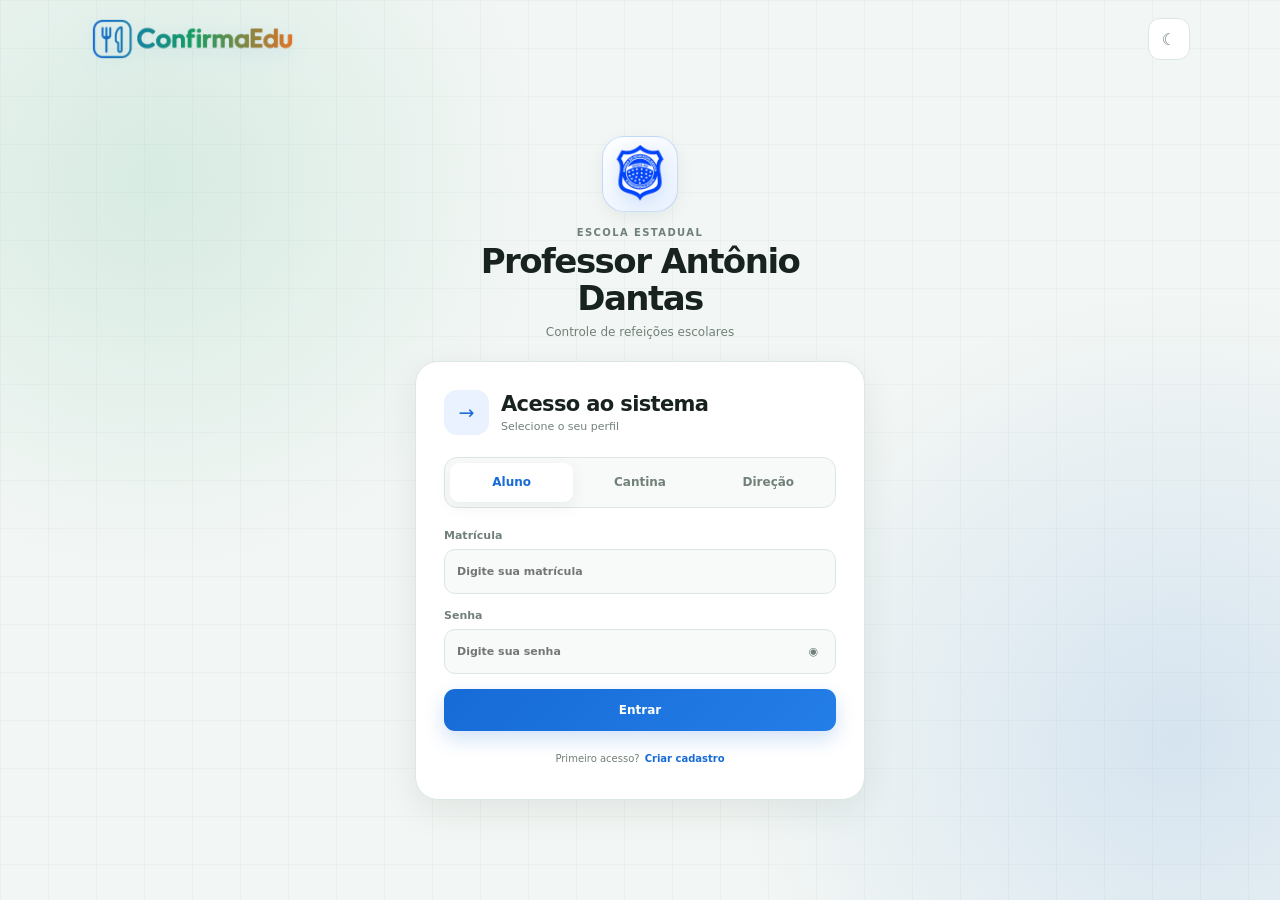
<file: index.html>
<!doctype html>
<html lang="pt-BR">
  <head>
    <meta charset="UTF-8" />
    <meta name="viewport" content="width=device-width, initial-scale=1.0" />
    <meta name="theme-color" content="#147a50" />
    <meta
      name="description"
      content="ConfirmaEdu — controle compartilhado de refeições da Escola Estadual Professor Antônio Dantas."
    />
    <title>ConfirmaEdu</title>
    <link rel="stylesheet" href="frontend/css/global.css" />
    <link rel="stylesheet" href="frontend/css/auth.css" />
    <link rel="stylesheet" href="frontend/css/dashboard.css" />
    <link rel="stylesheet" href="frontend/css/responsive.css" />
    <script src="frontend/js/vendor/supabase.js" defer></script>
    <script src="frontend/js/vendor/qrcode.js" defer></script>
    <script src="frontend/js/vendor/jsQR.js" defer></script>
    <script src="frontend/js/config.js" defer></script>
    <script src="frontend/js/state.js" defer></script>
    <script src="frontend/js/utils.js" defer></script>
    <script src="frontend/js/shared.js" defer></script>
    <script src="frontend/js/auth-views.js" defer></script>
    <script src="frontend/js/student-views.js" defer></script>
    <script src="frontend/js/canteen-views.js" defer></script>
    <script src="frontend/js/direction-views.js" defer></script>
    <script src="frontend/js/modals.js" defer></script>
    <script src="frontend/js/qr-scanner.js" defer></script>
    <script src="frontend/js/data.js" defer></script>
    <script src="frontend/js/events.js" defer></script>
    <script src="frontend/js/main.js" defer></script>
  </head>
  <body>
    <div id="app" aria-live="polite">
      <main class="loading-screen">
        <div class="brand brand-loading">
          <img class="brand-logo" src="frontend/assets/logo.webp" alt="ConfirmaEdu" />
        </div>
        <strong>Carregando o ConfirmaEdu…</strong>
      </main>
    </div>
    <div id="toast" class="toast" role="status" aria-live="polite"></div>
    <noscript>Ative o JavaScript para utilizar o ConfirmaEdu.</noscript>
  </body>
</html>
</file>
<file: frontend/css/global.css>
:root {
  --bg: #f2f6f4;
  --surface: #ffffff;
  --surface-2: #f7faf8;
  --text: #18231f;
  --muted: #718078;
  --border: #dde7e1;
  --primary: #176bd6;
  --primary-soft: #eaf2ff;
  --green: #169d63;
  --green-dark: #087548;
  --green-soft: #e7f7ef;
  --orange: #e57326;
  --orange-soft: #fff0e5;
  --red: #d94d4d;
  --red-soft: #ffeded;
  --purple: #7658db;
  --purple-soft: #f0edff;
  --shadow: 0 12px 35px rgba(21, 48, 37, 0.08);
  --shadow-small: 0 5px 18px rgba(21, 48, 37, 0.06);
  color-scheme: light;
}

:root[data-theme="dark"] {
  --bg: #0d1512;
  --surface: #16211d;
  --surface-2: #111a17;
  --text: #eff7f3;
  --muted: #8b9a93;
  --border: #2b3b34;
  --primary: #64a1ff;
  --primary-soft: rgba(49, 116, 219, 0.17);
  --green: #48cb8d;
  --green-dark: #75dfaa;
  --green-soft: rgba(33, 173, 105, 0.16);
  --orange: #ff9857;
  --orange-soft: rgba(229, 115, 38, 0.16);
  --red: #ff7777;
  --red-soft: rgba(217, 77, 77, 0.16);
  --purple: #ad99ff;
  --purple-soft: rgba(118, 88, 219, 0.18);
  --shadow: 0 16px 45px rgba(0, 0, 0, 0.3);
  --shadow-small: 0 6px 20px rgba(0, 0, 0, 0.18);
  color-scheme: dark;
}

* {
  box-sizing: border-box;
}

html {
  min-width: 320px;
  scroll-behavior: smooth;
}

body {
  min-height: 100vh;
  margin: 0;
  color: var(--text);
  background: var(--bg);
  font-family: Inter, system-ui, -apple-system, BlinkMacSystemFont, "Segoe UI", sans-serif;
  -webkit-font-smoothing: antialiased;
}

button,
input,
select,
textarea {
  color: inherit;
  font: inherit;
}

button,
select {
  cursor: pointer;
}

button {
  border: 0;
}

button:focus-visible,
input:focus-visible,
select:focus-visible,
textarea:focus-visible {
  outline: 3px solid rgba(23, 107, 214, 0.3);
  outline-offset: 2px;
}

.icon-button {
  display: inline-grid;
  width: 42px;
  height: 42px;
  place-items: center;
  border: 1px solid var(--border);
  border-radius: 12px;
  color: var(--muted);
  background: var(--surface);
  transition: 0.16s ease;
}

.icon-button:hover {
  color: var(--text);
  transform: translateY(-1px);
  box-shadow: var(--shadow-small);
}

label {
  display: grid;
  gap: 7px;
  color: var(--muted);
  font-size: 11px;
  font-weight: 680;
}

input,
select,
textarea {
  width: 100%;
  border: 1px solid var(--border);
  border-radius: 11px;
  outline: none;
  color: var(--text);
  background: var(--surface-2);
}

input,
select {
  min-height: 45px;
  padding: 0 12px;
}

textarea {
  min-height: 100px;
  padding: 12px;
  resize: vertical;
  line-height: 1.5;
}

input:focus,
select:focus,
textarea:focus {
  border-color: var(--primary);
  box-shadow: 0 0 0 3px rgba(23, 107, 214, 0.12);
}

.password-wrap {
  position: relative;
}

.password-wrap input {
  padding-right: 44px;
}

.password-wrap button {
  position: absolute;
  top: 5px;
  right: 5px;
  display: grid;
  width: 35px;
  height: 35px;
  place-items: center;
  border-radius: 9px;
  color: var(--muted);
  background: transparent;
}

.button {
  display: inline-flex;
  min-height: 42px;
  align-items: center;
  justify-content: center;
  gap: 8px;
  padding: 9px 16px;
  border-radius: 11px;
  font-size: 12px;
  font-weight: 730;
  transition: 0.16s ease;
}

.button:hover:not(:disabled) {
  transform: translateY(-1px);
}

.button:disabled {
  cursor: not-allowed;
  opacity: 0.5;
}

.button-primary {
  color: white;
  background: linear-gradient(135deg, #176bd6, #247ee8);
  box-shadow: 0 8px 20px rgba(23, 107, 214, 0.2);
}

.button-secondary {
  border: 1px solid var(--border);
  color: var(--muted);
  background: var(--surface);
}

.button-success {
  color: white;
  background: var(--green);
}

.button-danger {
  color: var(--red);
  background: var(--red-soft);
}

.button-small {
  min-height: 34px;
  padding: 6px 11px;
  border-radius: 9px;
  font-size: 10px;
}

.button-full {
  width: 100%;
}

.app-shell {
  display: grid;
  min-height: 100vh;
  grid-template-columns: 235px minmax(0, 1fr);
}

.sidebar {
  position: fixed;
  z-index: 30;
  inset: 0 auto 0 0;
  display: flex;
  width: 235px;
  flex-direction: column;
  padding: 20px 15px 16px;
  border-right: 1px solid var(--border);
  background: var(--surface);
}

.sidebar .brand {
  width: 100%;
  max-width: 205px;
  align-self: center;
}

.profile-box {
  display: flex;
  align-items: center;
  gap: 10px;
  margin: 21px 0 18px;
  padding: 11px;
  border: 1px solid var(--border);
  border-radius: 13px;
  background: var(--surface-2);
}

.avatar {
  display: grid;
  width: 35px;
  height: 35px;
  flex: 0 0 auto;
  place-items: center;
  border-radius: 10px;
  color: var(--primary);
  background: var(--primary-soft);
  font-size: 10px;
  font-weight: 800;
}

.profile-box div {
  min-width: 0;
}

.profile-box strong,
.profile-box small {
  display: block;
  overflow: hidden;
  text-overflow: ellipsis;
  white-space: nowrap;
}

.profile-box strong {
  font-size: 11px;
}

.profile-box small {
  margin-top: 2px;
  color: var(--muted);
  font-size: 9px;
}

.side-nav {
  display: grid;
  gap: 5px;
}

.side-nav button {
  display: flex;
  min-height: 44px;
  align-items: center;
  gap: 10px;
  padding: 0 12px;
  border-radius: 10px;
  color: var(--muted);
  background: transparent;
  font-size: 12px;
  font-weight: 650;
  text-align: left;
}

.side-nav button:hover {
  color: var(--text);
  background: var(--surface-2);
}

.side-nav button.active {
  color: var(--primary);
  background: var(--primary-soft);
}

.side-nav .nav-icon {
  width: 22px;
  font-size: 15px;
  text-align: center;
}

.logout-button {
  display: flex;
  align-items: center;
  gap: 8px;
  margin-top: auto;
  padding: 11px 12px;
  border-radius: 10px;
  color: var(--muted);
  background: transparent;
  font-size: 11px;
  font-weight: 650;
}

.logout-button:hover {
  color: var(--red);
  background: var(--red-soft);
}

.main-wrap {
  min-width: 0;
  grid-column: 2;
}

.topbar {
  position: sticky;
  z-index: 20;
  top: 0;
  display: flex;
  min-height: 66px;
  align-items: center;
  justify-content: space-between;
  padding: 0 27px;
  border-bottom: 1px solid var(--border);
  background: rgba(255, 255, 255, 0.9);
  backdrop-filter: blur(15px);
}

:root[data-theme="dark"] .topbar {
  background: rgba(22, 33, 29, 0.9);
}

.topbar-school {
  color: var(--muted);
  font-size: 11px;
  font-weight: 650;
}

.topbar-actions {
  display: flex;
  gap: 8px;
}

.content {
  width: 100%;
  max-width: 1450px;
  margin: 0 auto;
  padding: 29px 31px 48px;
}

.page-stack {
  display: grid;
  gap: 20px;
}

.page-heading {
  display: flex;
  align-items: flex-end;
  justify-content: space-between;
  gap: 18px;
}

.page-heading .overline {
  display: block;
  margin-bottom: 6px;
  color: var(--green-dark);
  font-size: 9px;
  font-weight: 780;
  letter-spacing: 0.12em;
  text-transform: uppercase;
}

.page-heading h1,
.page-heading p {
  margin: 0;
}

.page-heading h1 {
  font-size: clamp(25px, 2.6vw, 34px);
  letter-spacing: -0.045em;
  line-height: 1.1;
}

.page-heading p {
  margin-top: 6px;
  color: var(--muted);
  font-size: 11px;
}

.card {
  padding: 21px;
  border: 1px solid var(--border);
  border-radius: 19px;
  background: var(--surface);
  box-shadow: var(--shadow-small);
}

.pill {
  display: inline-flex;
  align-items: center;
  gap: 5px;
  padding: 6px 9px;
  border-radius: 999px;
  font-size: 9px;
  font-weight: 750;
}

.pill-blue {
  color: var(--primary);
  background: var(--primary-soft);
}

.pill-green {
  color: var(--green-dark);
  background: var(--green-soft);
}

.pill-orange {
  color: var(--orange);
  background: var(--orange-soft);
}

.stats-grid {
  display: grid;
  grid-template-columns: repeat(4, 1fr);
  gap: 12px;
}

.stat-card {
  display: flex;
  min-width: 0;
  align-items: flex-start;
  gap: 11px;
  padding: 16px;
  border: 1px solid var(--border);
  border-radius: 15px;
  background: var(--surface);
  box-shadow: var(--shadow-small);
}

.stat-icon {
  display: grid;
  width: 39px;
  height: 39px;
  flex: 0 0 auto;
  place-items: center;
  border-radius: 11px;
  font-size: 17px;
}

.stat-icon.blue { background: var(--primary-soft); }

.stat-icon.green { background: var(--green-soft); }

.stat-icon.orange { background: var(--orange-soft); }

.stat-icon.purple { background: var(--purple-soft); }

.stat-card span:not(.stat-icon),
.stat-card strong,
.stat-card small {
  display: block;
}

.stat-card span:not(.stat-icon) {
  overflow: hidden;
  color: var(--muted);
  font-size: 8px;
  font-weight: 650;
  text-overflow: ellipsis;
  white-space: nowrap;
}

.stat-card strong {
  margin: 3px 0 2px;
  font-size: 23px;
  letter-spacing: -0.04em;
}

.stat-card small {
  color: var(--muted);
  font-size: 8px;
}

.section-head {
  display: flex;
  align-items: center;
  justify-content: space-between;
  gap: 14px;
  margin-bottom: 16px;
}

.section-head h2,
.section-head p {
  margin: 0;
}

.section-head h2 {
  font-size: 15px;
  letter-spacing: -0.02em;
}

.section-head p {
  margin-top: 3px;
  color: var(--muted);
  font-size: 9px;
}

.progress {
  overflow: hidden;
  height: 5px;
  border-radius: 999px;
  background: var(--border);
}

.progress span {
  display: block;
  height: 100%;
  border-radius: inherit;
  background: linear-gradient(90deg, var(--green), #4bd79a);
}

.history-row,
.person-row,
.document-row,
.checkin-row {
  display: flex;
  align-items: center;
  gap: 10px;
  padding: 11px 2px;
  border-top: 1px solid var(--border);
}

.row-icon {
  display: grid;
  width: 37px;
  height: 37px;
  flex: 0 0 auto;
  place-items: center;
  border-radius: 10px;
  background: var(--surface-2);
}

.row-icon.green { color: var(--green-dark); background: var(--green-soft); }

.row-icon.orange { color: var(--orange); background: var(--orange-soft); }

.row-icon.blue { color: var(--primary); background: var(--primary-soft); }

.row-main {
  min-width: 0;
  flex: 1;
}

.row-main strong,
.row-main small {
  display: block;
  overflow: hidden;
  text-overflow: ellipsis;
  white-space: nowrap;
}

.row-main strong {
  font-size: 10px;
}

.row-main small {
  margin-top: 3px;
  color: var(--muted);
  font-size: 8px;
}

.badge {
  display: inline-flex;
  align-items: center;
  justify-content: center;
  padding: 5px 8px;
  border-radius: 999px;
  font-size: 8px;
  font-weight: 730;
  white-space: nowrap;
}

.badge-green { color: var(--green-dark); background: var(--green-soft); }

.badge-orange { color: var(--orange); background: var(--orange-soft); }

.badge-gray { color: var(--muted); background: var(--surface-2); }

.badge-blue { color: var(--primary); background: var(--primary-soft); }

.empty-state {
  display: grid;
  justify-items: center;
  padding: 40px 20px;
  color: var(--muted);
  text-align: center;
}

.empty-state span {
  font-size: 30px;
}

.empty-state strong {
  margin-top: 9px;
  color: var(--text);
  font-size: 11px;
}

.empty-state p {
  margin: 4px 0 0;
  font-size: 9px;
}

.local-box {
  display: flex;
  align-items: flex-start;
  gap: 11px;
  padding: 14px;
  border: 1px solid rgba(23, 107, 214, 0.22);
  border-radius: 12px;
  color: var(--primary);
  background: var(--primary-soft);
}

.local-box strong {
  display: block;
  font-size: 10px;
}

.local-box p {
  margin: 3px 0 0;
  color: var(--muted);
  font-size: 8px;
  line-height: 1.5;
}

.search-row {
  display: flex;
  gap: 10px;
  margin-bottom: 16px;
}

.search-row input {
  flex: 1;
}

.modal-layer {
  position: fixed;
  z-index: 100;
  inset: 0;
  display: grid;
  place-items: center;
  padding: 18px;
}

.modal-backdrop {
  position: absolute;
  inset: 0;
  background: rgba(4, 12, 9, 0.67);
  backdrop-filter: blur(5px);
}

.modal {
  position: relative;
  z-index: 1;
  width: min(510px, 100%);
  max-height: calc(100vh - 36px);
  overflow: auto;
  border: 1px solid var(--border);
  border-radius: 20px;
  background: var(--surface);
  box-shadow: var(--shadow);
  animation: modal-in 0.18s ease-out;
}

.modal.wide {
  width: min(820px, 100%);
}

@keyframes modal-in {
  from { opacity: 0; transform: translateY(10px) scale(0.98); }
  to { opacity: 1; transform: translateY(0) scale(1); }
}

.modal-head {
  position: sticky;
  z-index: 2;
  top: 0;
  display: flex;
  align-items: center;
  justify-content: space-between;
  padding: 17px 19px;
  border-bottom: 1px solid var(--border);
  background: var(--surface);
}

.modal-head h2 {
  margin: 0;
  font-size: 16px;
  letter-spacing: -0.02em;
}

.modal-body {
  padding: 19px;
}

.modal-actions {
  display: flex;
  justify-content: flex-end;
  gap: 8px;
  margin-top: 17px;
}

.file-box {
  position: relative;
  display: grid;
  justify-items: center;
  padding: 21px;
  border: 1px dashed var(--border);
  border-radius: 12px;
  color: var(--primary);
  background: var(--primary-soft);
  text-align: center;
}

.file-box span {
  font-size: 25px;
}

.file-box strong {
  margin-top: 5px;
  color: var(--text);
  font-size: 10px;
}

.file-box small {
  margin-top: 3px;
  color: var(--muted);
  font-size: 8px;
}

.file-box input {
  position: absolute;
  inset: 0;
  width: 100%;
  height: 100%;
  cursor: pointer;
  opacity: 0;
}

.toast {
  position: fixed;
  z-index: 120;
  right: 20px;
  bottom: 20px;
  display: flex;
  max-width: min(390px, calc(100% - 40px));
  align-items: center;
  gap: 9px;
  padding: 12px 14px;
  border: 1px solid rgba(22, 157, 99, 0.28);
  border-radius: 12px;
  color: var(--green-dark);
  background: var(--surface);
  box-shadow: var(--shadow);
  font-size: 10px;
  font-weight: 650;
  opacity: 0;
  pointer-events: none;
  transform: translateY(12px);
  transition: 0.2s ease;
}

.toast.show {
  opacity: 1;
  transform: translateY(0);
}

.mobile-nav,
.mobile-menu-button,
.sidebar-overlay {
  display: none;
}

button:disabled {
  cursor: wait;
  opacity: 0.65;
}
</file>
<file: frontend/css/auth.css>
.loading-screen {
  display: grid;
  min-height: 100vh;
  place-content: center;
  justify-items: center;
  gap: 14px;
  color: var(--muted);
}

.brand {
  position: relative;
  display: inline-flex;
  width: 205px;
  height: 54px;
  flex: 0 0 auto;
  align-items: center;
  justify-content: center;
  background: transparent;
}

.brand-logo {
  display: block;
  width: 100%;
  height: 100%;
  object-fit: contain;
  object-position: center;
  filter: drop-shadow(0 5px 10px rgba(23, 107, 214, 0.1));
}

:root[data-theme="dark"] .brand-logo {
  filter: drop-shadow(0 5px 12px rgba(0, 0, 0, 0.28));
}

.brand-loading {
  width: 245px;
  height: 65px;
  border-radius: 17px;
}

.login-page {
  position: relative;
  display: grid;
  min-height: 100vh;
  grid-template-rows: auto 1fr;
  overflow: hidden;
  background:
    radial-gradient(circle at 12% 20%, rgba(22, 157, 99, 0.12), transparent 29%),
    radial-gradient(circle at 92% 82%, rgba(23, 107, 214, 0.13), transparent 32%),
    var(--bg);
}

.login-page::before {
  position: absolute;
  inset: 0;
  background-image: linear-gradient(rgba(40, 95, 71, 0.035) 1px, transparent 1px), linear-gradient(90deg, rgba(40, 95, 71, 0.035) 1px, transparent 1px);
  background-size: 48px 48px;
  content: "";
  pointer-events: none;
}

.login-topbar {
  position: relative;
  z-index: 1;
  display: flex;
  width: min(1100px, calc(100% - 40px));
  min-height: 78px;
  align-items: center;
  justify-content: space-between;
  margin: 0 auto;
}

.login-stage {
  position: relative;
  z-index: 1;
  display: grid;
  place-items: center;
  width: 100%;
  padding: 34px 20px 76px;
}

.login-panel {
  width: min(450px, 100%);
}

.school-heading {
  margin-bottom: 22px;
  text-align: center;
}

.school-symbol {
  display: grid;
  width: 54px;
  height: 54px;
  place-items: center;
  margin: 0 auto 15px;
  border: 1px solid rgba(23, 107, 214, 0.18);
  border-radius: 17px;
  color: var(--primary);
  background: var(--primary-soft);
  font-size: 21px;
  box-shadow: var(--shadow-small);
}

.school-symbol.school-logo {
  width: 76px;
  height: 76px;
  padding: 7px;
  border-color: rgba(23, 107, 214, 0.2);
  border-radius: 22px;
  background: linear-gradient(145deg, var(--surface), var(--primary-soft));
}

.school-logo img {
  display: block;
  width: 100%;
  height: 100%;
  object-fit: contain;
  filter: drop-shadow(0 5px 9px rgba(23, 107, 214, 0.16));
}

:root[data-theme="dark"] .school-symbol.school-logo {
  border-color: rgba(100, 161, 255, 0.22);
  background: linear-gradient(145deg, var(--surface), rgba(23, 107, 214, 0.14));
}

.school-heading p,
.school-heading h1,
.school-heading > span:last-child {
  margin: 0;
}

.school-heading p {
  color: var(--muted);
  font-size: 10px;
  font-weight: 750;
  letter-spacing: 0.14em;
  text-transform: uppercase;
}

.school-heading h1 {
  margin-top: 5px;
  font-size: clamp(27px, 5vw, 34px);
  letter-spacing: -0.045em;
  line-height: 1.08;
}

.school-heading > span:last-child {
  display: block;
  margin-top: 8px;
  color: var(--muted);
  font-size: 12px;
}

.login-card {
  padding: 28px;
  border: 1px solid var(--border);
  border-radius: 23px;
  background: var(--surface);
  box-shadow: var(--shadow);
}

.login-card__heading {
  display: flex;
  align-items: center;
  gap: 12px;
  margin-bottom: 22px;
}

.login-card__heading > span {
  display: grid;
  width: 45px;
  height: 45px;
  place-items: center;
  border-radius: 13px;
  color: var(--primary);
  background: var(--primary-soft);
  font-size: 19px;
}

.login-card h2,
.login-card p {
  margin: 0;
}

.login-card h2 {
  font-size: 21px;
  letter-spacing: -0.03em;
}

.login-card__heading p {
  margin-top: 4px;
  color: var(--muted);
  font-size: 11px;
}

.role-tabs {
  display: grid;
  grid-template-columns: repeat(3, 1fr);
  gap: 5px;
  padding: 5px;
  border: 1px solid var(--border);
  border-radius: 13px;
  background: var(--surface-2);
}

.role-tabs button {
  min-height: 39px;
  border-radius: 9px;
  color: var(--muted);
  background: transparent;
  font-size: 12px;
  font-weight: 700;
}

.role-tabs button.active {
  color: var(--primary);
  background: var(--surface);
  box-shadow: var(--shadow-small);
}

.login-form,
.form-grid {
  display: grid;
  gap: 15px;
}

.login-form {
  margin-top: 21px;
}

.login-error {
  display: none;
  padding: 10px 11px;
  border-radius: 10px;
  color: var(--red);
  background: var(--red-soft);
  font-size: 10px;
  font-weight: 650;
  line-height: 1.4;
}

.login-error.show {
  display: block;
}

.auth-switch {
  display: flex;
  width: 100%;
  align-items: center;
  justify-content: center;
  gap: 5px;
  margin-top: 15px;
  padding: 7px;
  color: var(--muted);
  background: transparent;
  font-size: 10px;
}

.auth-switch strong {
  color: var(--primary);
}

.approval-note {
  display: flex;
  gap: 11px;
  align-items: flex-start;
  padding: 12px;
  border: 1px solid rgba(38, 107, 207, 0.18);
  border-radius: 12px;
  background: var(--blue-soft);
}

.approval-note > span {
  display: grid;
  place-items: center;
  width: 29px;
  height: 29px;
  flex: 0 0 29px;
  border-radius: 9px;
  color: var(--blue);
  background: var(--surface);
  font-weight: 800;
}

.approval-note strong,
.approval-note p {
  display: block;
}

.approval-note strong {
  font-size: 10px;
  color: var(--text);
}

.approval-note p {
  margin: 3px 0 0;
  font-size: 9px;
  color: var(--muted);
  line-height: 1.45;
}

.setup-card,
.pending-card {
  text-align: center;
}

.setup-card > .stat-icon,
.pending-icon {
  margin: 0 auto 13px;
}

.setup-card > p,
.pending-card > p {
  color: var(--muted);
  font-size: 10px;
  line-height: 1.6;
}

.pending-panel {
  max-width: 760px;
}

.pending-icon {
  display: grid;
  place-items: center;
  width: 54px;
  height: 54px;
  border-radius: 18px;
  color: #fff;
  background: linear-gradient(135deg, var(--green), var(--blue));
  font-size: 25px;
  box-shadow: 0 12px 28px rgba(18, 137, 89, 0.24);
}
</file>
<file: frontend/css/dashboard.css>
.student-grid,
.two-columns {
  display: grid;
  gap: 17px;
}

.student-grid {
  grid-template-columns: minmax(0, 1.45fr) minmax(290px, 0.7fr);
}

.two-columns {
  grid-template-columns: repeat(2, minmax(0, 1fr));
}

.confirm-card {
  position: relative;
  overflow: hidden;
  background:
    radial-gradient(circle at 96% 3%, rgba(23, 107, 214, 0.1), transparent 32%),
    var(--surface);
}

.confirm-card h2 {
  max-width: 680px;
  margin: 14px 0 6px;
  font-size: clamp(21px, 2.4vw, 29px);
  letter-spacing: -0.04em;
}

.confirm-card > p {
  margin: 0;
  color: var(--muted);
  font-size: 11px;
}

.class-line {
  display: inline-flex;
  align-items: center;
  gap: 9px;
  margin: 20px 0 14px;
  padding: 9px 11px;
  border-radius: 9px;
  color: var(--muted);
  background: var(--surface-2);
  font-size: 10px;
}

.class-line strong {
  color: var(--text);
}

.attendance-buttons {
  display: grid;
  grid-template-columns: 1fr 1fr;
  gap: 11px;
}

.attendance-button {
  display: flex;
  min-height: 70px;
  align-items: center;
  gap: 10px;
  padding: 12px 14px;
  border: 1px solid var(--border);
  border-radius: 13px;
  color: var(--muted);
  background: var(--surface);
  text-align: left;
}

.attendance-button span:first-child {
  display: grid;
  width: 32px;
  height: 32px;
  place-items: center;
  border-radius: 10px;
  background: var(--surface-2);
  font-size: 16px;
}

.attendance-button strong,
.attendance-button small {
  display: block;
}

.attendance-button strong {
  color: var(--text);
  font-size: 11px;
}

.attendance-button small {
  margin-top: 3px;
  color: var(--muted);
  font-size: 8px;
}

.attendance-button.yes.active,
.attendance-button.yes:hover {
  border-color: var(--green);
  background: var(--green-soft);
}

.attendance-button.no.active,
.attendance-button.no:hover {
  border-color: var(--orange);
  background: var(--orange-soft);
}

.feedback {
  margin-top: 12px;
  padding: 10px 12px;
  border-radius: 10px;
  color: var(--green-dark);
  background: var(--green-soft);
  font-size: 10px;
  font-weight: 650;
}

.feedback.orange {
  color: var(--orange);
  background: var(--orange-soft);
}

.today-menu {
  position: relative;
  overflow: hidden;
}

.today-menu::after {
  position: absolute;
  right: -35px;
  bottom: -45px;
  width: 110px;
  height: 110px;
  border: 22px solid var(--green-soft);
  border-radius: 50%;
  content: "";
}

.today-menu h3 {
  position: relative;
  z-index: 1;
  margin: 16px 0 6px;
  font-size: 17px;
  letter-spacing: -0.03em;
}

.today-menu p {
  position: relative;
  z-index: 1;
  margin: 0;
  color: var(--muted);
  font-size: 10px;
  line-height: 1.5;
}

.today-menu footer {
  position: relative;
  z-index: 1;
  margin-top: 18px;
  padding-top: 12px;
  border-top: 1px solid var(--border);
  color: var(--green-dark);
  font-size: 9px;
  font-weight: 650;
}

.student-qr-card {
  display: grid;
  grid-template-columns: auto minmax(0, 1fr) auto;
  align-items: center;
  gap: 16px;
  background:
    radial-gradient(circle at 95% 12%, rgba(23, 107, 214, 0.1), transparent 32%),
    var(--surface);
}

.student-qr-card.complete {
  border-color: rgba(22, 157, 99, 0.3);
  background: var(--green-soft);
}

.student-qr-icon {
  display: grid;
  width: 50px;
  height: 50px;
  place-items: center;
  border-radius: 15px;
  color: var(--primary);
  background: var(--primary-soft);
  font-size: 21px;
  font-weight: 800;
}

.student-qr-card.complete .student-qr-icon {
  color: var(--green-dark);
  background: rgba(22, 157, 99, 0.17);
}

.student-qr-card h2 {
  margin: 4px 0;
  font-size: 18px;
  letter-spacing: -0.03em;
}

.student-qr-card p {
  margin: 0;
  color: var(--muted);
  font-size: 10px;
  line-height: 1.5;
}

.profile-status {
  display: flex;
  align-items: center;
  gap: 11px;
  padding: 14px;
  border-radius: 12px;
  color: var(--green-dark);
  background: var(--green-soft);
}

.profile-status > span {
  display: grid;
  width: 34px;
  height: 34px;
  place-items: center;
  border-radius: 10px;
  background: rgba(22, 157, 99, 0.14);
  font-weight: 800;
}

.profile-status strong,
.profile-status p {
  display: block;
  margin: 0;
}

.profile-status strong {
  font-size: 10px;
}

.profile-status p {
  margin-top: 3px;
  color: var(--muted);
  font-size: 8px;
  line-height: 1.45;
}

.menu-list,
.list {
  display: grid;
  gap: 10px;
}

.menu-row {
  position: relative;
  display: grid;
  grid-template-columns: 73px minmax(0, 1fr) auto;
  overflow: hidden;
  border: 1px solid var(--border);
  border-radius: 14px;
  background: var(--surface);
}

.menu-row.today {
  border-color: var(--green);
}

.menu-date {
  display: grid;
  align-content: center;
  justify-items: center;
  padding: 14px 9px;
  color: var(--primary);
  background: var(--primary-soft);
}

.menu-row.today .menu-date {
  color: var(--green-dark);
  background: var(--green-soft);
}

.menu-date strong {
  font-size: 14px;
}

.menu-date small {
  font-size: 8px;
  font-weight: 700;
}

.menu-content {
  min-width: 0;
  padding: 14px 16px;
}

.menu-content > span {
  color: var(--muted);
  font-size: 8px;
  font-weight: 720;
  text-transform: uppercase;
}

.menu-content h3,
.menu-content p {
  margin: 0;
}

.menu-content h3 {
  margin-top: 5px;
  font-size: 12px;
}

.menu-content p {
  margin-top: 3px;
  color: var(--muted);
  font-size: 9px;
}

.menu-meta {
  margin-top: 7px;
  color: var(--green-dark);
  font-size: 8px;
  font-weight: 650;
}

.menu-row .edit-button {
  align-self: center;
  margin-right: 13px;
}

.class-grid {
  display: grid;
  grid-template-columns: repeat(3, 1fr);
  gap: 10px;
}

.class-card {
  padding: 13px;
  border: 1px solid var(--border);
  border-radius: 12px;
  background: var(--surface-2);
}

.class-card header,
.class-card p {
  display: flex;
  align-items: center;
  justify-content: space-between;
}

.class-card header {
  font-size: 11px;
}

.class-card header span {
  color: var(--green-dark);
  font-size: 8px;
  font-weight: 750;
}

.class-card p {
  margin: 11px 0 8px;
  color: var(--muted);
  font-size: 8px;
}

.class-card p strong {
  color: var(--text);
  font-size: 9px;
}

.bar-chart {
  display: grid;
  height: 235px;
  grid-template-columns: repeat(6, 1fr);
  align-items: end;
  gap: 13px;
  padding: 20px 10px 0;
  border-bottom: 1px solid var(--border);
  background-image: repeating-linear-gradient(to bottom, var(--border) 0, var(--border) 1px, transparent 1px, transparent 53px);
}

.bar-item {
  display: grid;
  height: 100%;
  grid-template-rows: 1fr auto;
  align-items: end;
  justify-items: center;
  gap: 7px;
}

.bar {
  position: relative;
  width: min(34px, 70%);
  height: 100%;
}

.bar span {
  position: absolute;
  inset: auto 0 0;
  border-radius: 7px 7px 2px 2px;
  background: linear-gradient(to top, var(--green), #58dca0);
}

.bar span::before {
  position: absolute;
  right: 50%;
  bottom: calc(100% + 4px);
  color: var(--muted);
  content: attr(data-value);
  font-size: 7px;
  font-weight: 700;
  transform: translateX(50%);
}

.bar-item strong {
  padding-bottom: 8px;
  color: var(--muted);
  font-size: 7px;
}

.qr-control-grid {
  display: grid;
  grid-template-columns: minmax(300px, 0.9fr) minmax(0, 1.1fr);
  gap: 14px;
}

.qr-print-card {
  text-align: center;
}

.qr-print-card .section-head {
  text-align: left;
}

.school-qr {
  display: grid;
  width: min(280px, 100%);
  aspect-ratio: 1;
  place-items: center;
  margin: 18px auto;
  padding: 14px;
  border: 1px solid var(--border);
  border-radius: 18px;
  background: white;
}

.school-qr svg {
  display: block;
  width: 100%;
  height: 100%;
}

.qr-print-actions {
  max-width: 280px;
  margin: 0 auto;
}

.qr-instructions {
  display: flex;
  flex-direction: column;
  justify-content: center;
}

.qr-instructions h2 {
  margin: 16px 0 12px;
  font-size: 22px;
  letter-spacing: -0.035em;
}

.qr-instructions ol {
  display: grid;
  gap: 12px;
  margin: 0;
  padding-left: 19px;
  color: var(--muted);
  font-size: 11px;
  line-height: 1.5;
}

.qr-instructions li::marker {
  color: var(--primary);
  font-weight: 800;
}

.qr-scanner {
  display: grid;
  gap: 13px;
}

.camera-frame {
  position: relative;
  overflow: hidden;
  min-height: 330px;
  border-radius: 16px;
  background: #07100c;
}

.camera-frame video {
  display: block;
  width: 100%;
  height: 330px;
  object-fit: cover;
}

.scan-guide {
  position: absolute;
  top: 50%;
  left: 50%;
  width: min(230px, 68%);
  aspect-ratio: 1;
  border: 3px solid rgba(255, 255, 255, 0.92);
  border-radius: 20px;
  box-shadow: 0 0 0 999px rgba(3, 10, 7, 0.35), inset 0 0 25px rgba(22, 157, 99, 0.18);
  transform: translate(-50%, -50%);
}

.scanner-status {
  display: flex;
  align-items: center;
  gap: 8px;
  padding: 10px 12px;
  border-radius: 10px;
  color: var(--green-dark);
  background: var(--green-soft);
  font-size: 10px;
  font-weight: 680;
}

.scanner-status.error {
  color: var(--orange);
  background: var(--orange-soft);
}

.status-dot {
  width: 7px;
  height: 7px;
  border-radius: 50%;
  background: var(--green);
  box-shadow: 0 0 0 4px rgba(22, 157, 99, 0.14);
}

.qr-scanner > p {
  margin: 0;
  color: var(--muted);
  font-size: 10px;
  text-align: center;
}

.qr-success {
  display: grid;
  justify-items: center;
  padding: 12px 5px 4px;
  text-align: center;
}

.qr-success > span {
  display: grid;
  width: 72px;
  height: 72px;
  place-items: center;
  border-radius: 50%;
  color: white;
  background: var(--green);
  box-shadow: 0 12px 28px rgba(22, 157, 99, 0.26);
  font-size: 31px;
  font-weight: 850;
}

.qr-success h2 {
  margin: 18px 0 6px;
  font-size: 23px;
  letter-spacing: -0.035em;
}

.qr-success p {
  max-width: 360px;
  margin: 0 0 20px;
  color: var(--muted);
  font-size: 11px;
  line-height: 1.6;
}

.document-preview {
  display: grid;
  grid-template-columns: 1fr 210px;
  gap: 16px;
}

.paper {
  min-height: 390px;
  padding: 30px 34px;
  border: 1px solid #dfe5e1;
  color: #17211d;
  background: white;
  box-shadow: 0 8px 25px rgba(0, 0, 0, 0.08);
}

.paper h3 {
  margin: 55px 0 28px;
  font-family: Georgia, serif;
  font-size: 16px;
  text-align: center;
}

.paper p {
  font-family: Georgia, serif;
  font-size: 11px;
  line-height: 1.8;
  text-align: justify;
}

.document-info {
  padding: 15px;
  border: 1px solid var(--border);
  border-radius: 13px;
  background: var(--surface-2);
}

.document-info h3 {
  overflow-wrap: anywhere;
  margin: 10px 0 4px;
  font-size: 11px;
}

.document-info p {
  margin: 0 0 16px;
  color: var(--muted);
  font-size: 8px;
}

.document-info dl {
  display: grid;
  gap: 10px;
  margin: 0 0 18px;
}

.document-info dt {
  color: var(--muted);
  font-size: 7px;
  text-transform: uppercase;
}

.document-info dd {
  margin: 2px 0 0;
  font-size: 9px;
  font-weight: 680;
}

.metric-large {
  font-size: 40px;
  font-weight: 800;
  color: var(--green);
  letter-spacing: -0.06em;
}

.metric-caption {
  margin: 3px 0 15px;
  color: var(--muted);
  font-size: 9px;
}

.qr-empty {
  display: grid;
  gap: 14px;
  min-height: 280px;
  align-content: center;
}

.qr-empty .empty-state {
  padding-block: 15px;
}
</file>
<file: frontend/css/responsive.css>
@media (max-width: 1040px) {
  .stats-grid {
    grid-template-columns: repeat(2, 1fr);
  }
}

@media (max-width: 850px) {
  .app-shell {
    grid-template-columns: 1fr;
  }

  .sidebar {
    width: 260px;
    transform: translateX(-105%);
    transition: transform 0.2s ease;
    box-shadow: var(--shadow);
  }

  .sidebar.open {
    transform: translateX(0);
  }

  .sidebar-overlay {
    position: fixed;
    z-index: 25;
    inset: 0;
    display: block;
    background: rgba(3, 10, 7, 0.55);
  }

  .main-wrap {
    grid-column: 1;
  }

  .mobile-menu-button {
    display: inline-grid;
  }

  .topbar-school {
    margin-right: auto;
    margin-left: 11px;
  }

  .student-grid,
  .qr-control-grid {
    grid-template-columns: 1fr;
  }

  .class-grid {
    grid-template-columns: repeat(2, 1fr);
  }
}

@media (max-width: 700px) {
  .login-topbar {
    width: min(100% - 28px, 520px);
  }

  .login-stage {
    padding: 22px 14px 48px;
  }

  .login-card {
    padding: 22px;
  }

  .topbar {
    min-height: 61px;
    padding: 0 14px;
  }

  .topbar-school {
    display: none;
  }

  .content {
    padding: 22px 14px 90px;
  }

  .mobile-nav {
    position: fixed;
    z-index: 24;
    right: 9px;
    bottom: 9px;
    left: 9px;
    display: grid;
    grid-template-columns: repeat(4, 1fr);
    min-height: 62px;
    padding: 5px;
    border: 1px solid var(--border);
    border-radius: 17px;
    background: var(--surface);
    box-shadow: var(--shadow);
  }

  .mobile-nav button {
    display: grid;
    align-content: center;
    justify-items: center;
    gap: 3px;
    border-radius: 11px;
    color: var(--muted);
    background: transparent;
    font-size: 7px;
    font-weight: 650;
  }

  .mobile-nav button span:first-child {
    font-size: 15px;
  }

  .mobile-nav button.active {
    color: var(--primary);
    background: var(--primary-soft);
  }

  .two-columns,
  .attendance-buttons {
    grid-template-columns: 1fr;
  }

  .student-qr-card {
    grid-template-columns: auto 1fr;
  }

  .student-qr-card > .button,
  .student-qr-card > .badge {
    grid-column: 1 / -1;
    width: 100%;
  }

  .page-heading {
    align-items: flex-start;
  }

  .page-heading h1 {
    font-size: 25px;
  }

  .page-heading > .button {
    min-width: 40px;
    padding: 9px 11px;
  }

  .document-preview {
    grid-template-columns: 1fr;
  }

  .camera-frame,
  .camera-frame video {
    min-height: 280px;
    height: 280px;
  }
}

@media (max-width: 480px) {
  .login-topbar .brand {
    width: 190px;
    height: 50px;
  }

  .school-symbol.school-logo {
    width: 70px;
    height: 70px;
  }

  .stats-grid,
  .class-grid {
    grid-template-columns: 1fr;
  }

  .menu-row {
    grid-template-columns: 61px minmax(0, 1fr) auto;
  }

  .menu-content {
    padding: 12px;
  }

  .person-row,
  .document-row {
    flex-wrap: wrap;
  }

  .person-row .button,
  .document-row .button {
    margin-left: 47px;
  }

  .paper {
    min-height: 350px;
    padding: 23px;
  }

  .bar-chart {
    gap: 6px;
    padding-inline: 2px;
  }
}

@media (prefers-reduced-motion: reduce) {
  *, *::before, *::after {
    scroll-behavior: auto !important;
    animation-duration: 0.01ms !important;
    transition-duration: 0.01ms !important;
  }
}

@media print {
  body * {
    visibility: hidden !important;
  }

  .qr-print-card,
  .qr-print-card * {
    visibility: visible !important;
  }

  .qr-print-card {
    position: absolute;
    inset: 0;
    width: 100%;
    border: 0;
    box-shadow: none;
  }

  .qr-print-actions,
  .qr-print-card .pill {
    display: none !important;
  }

  .school-qr {
    width: 420px;
    max-width: 80vw;
    border: 0;
  }
}
</file>
